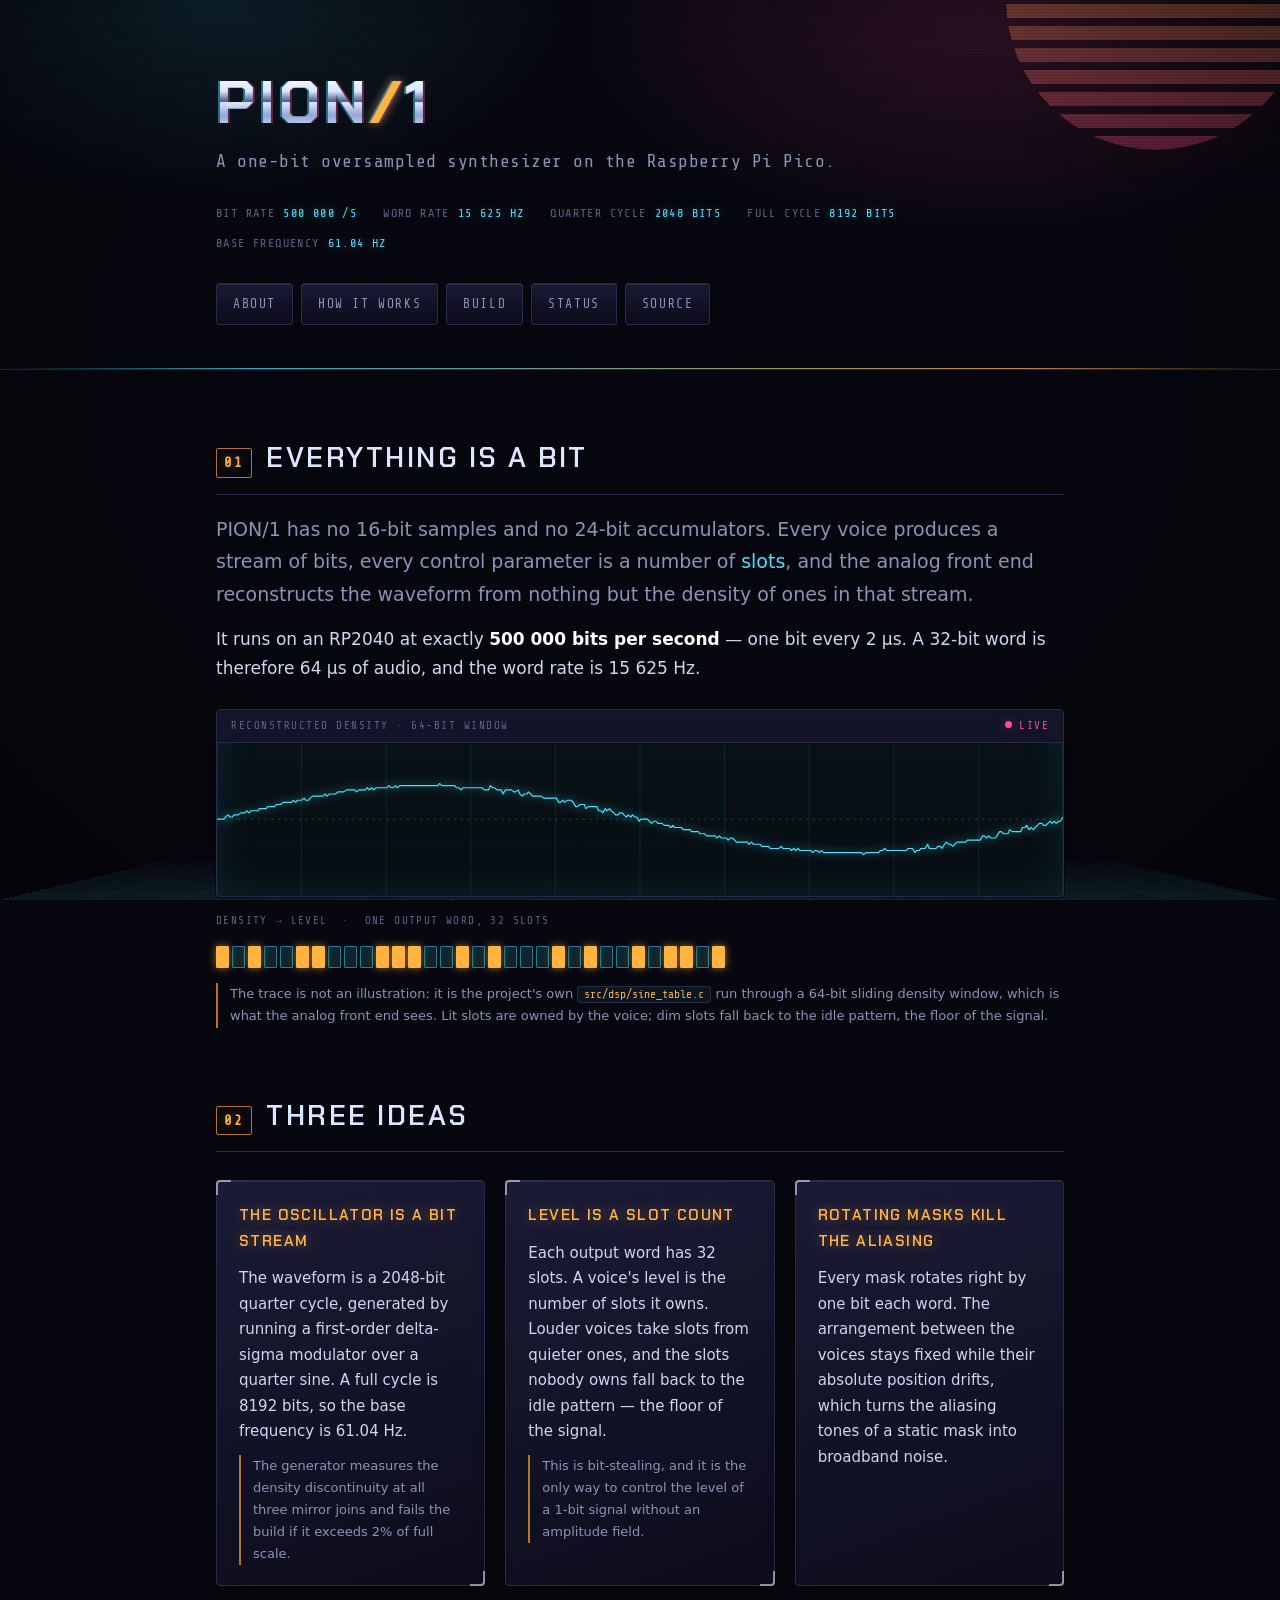
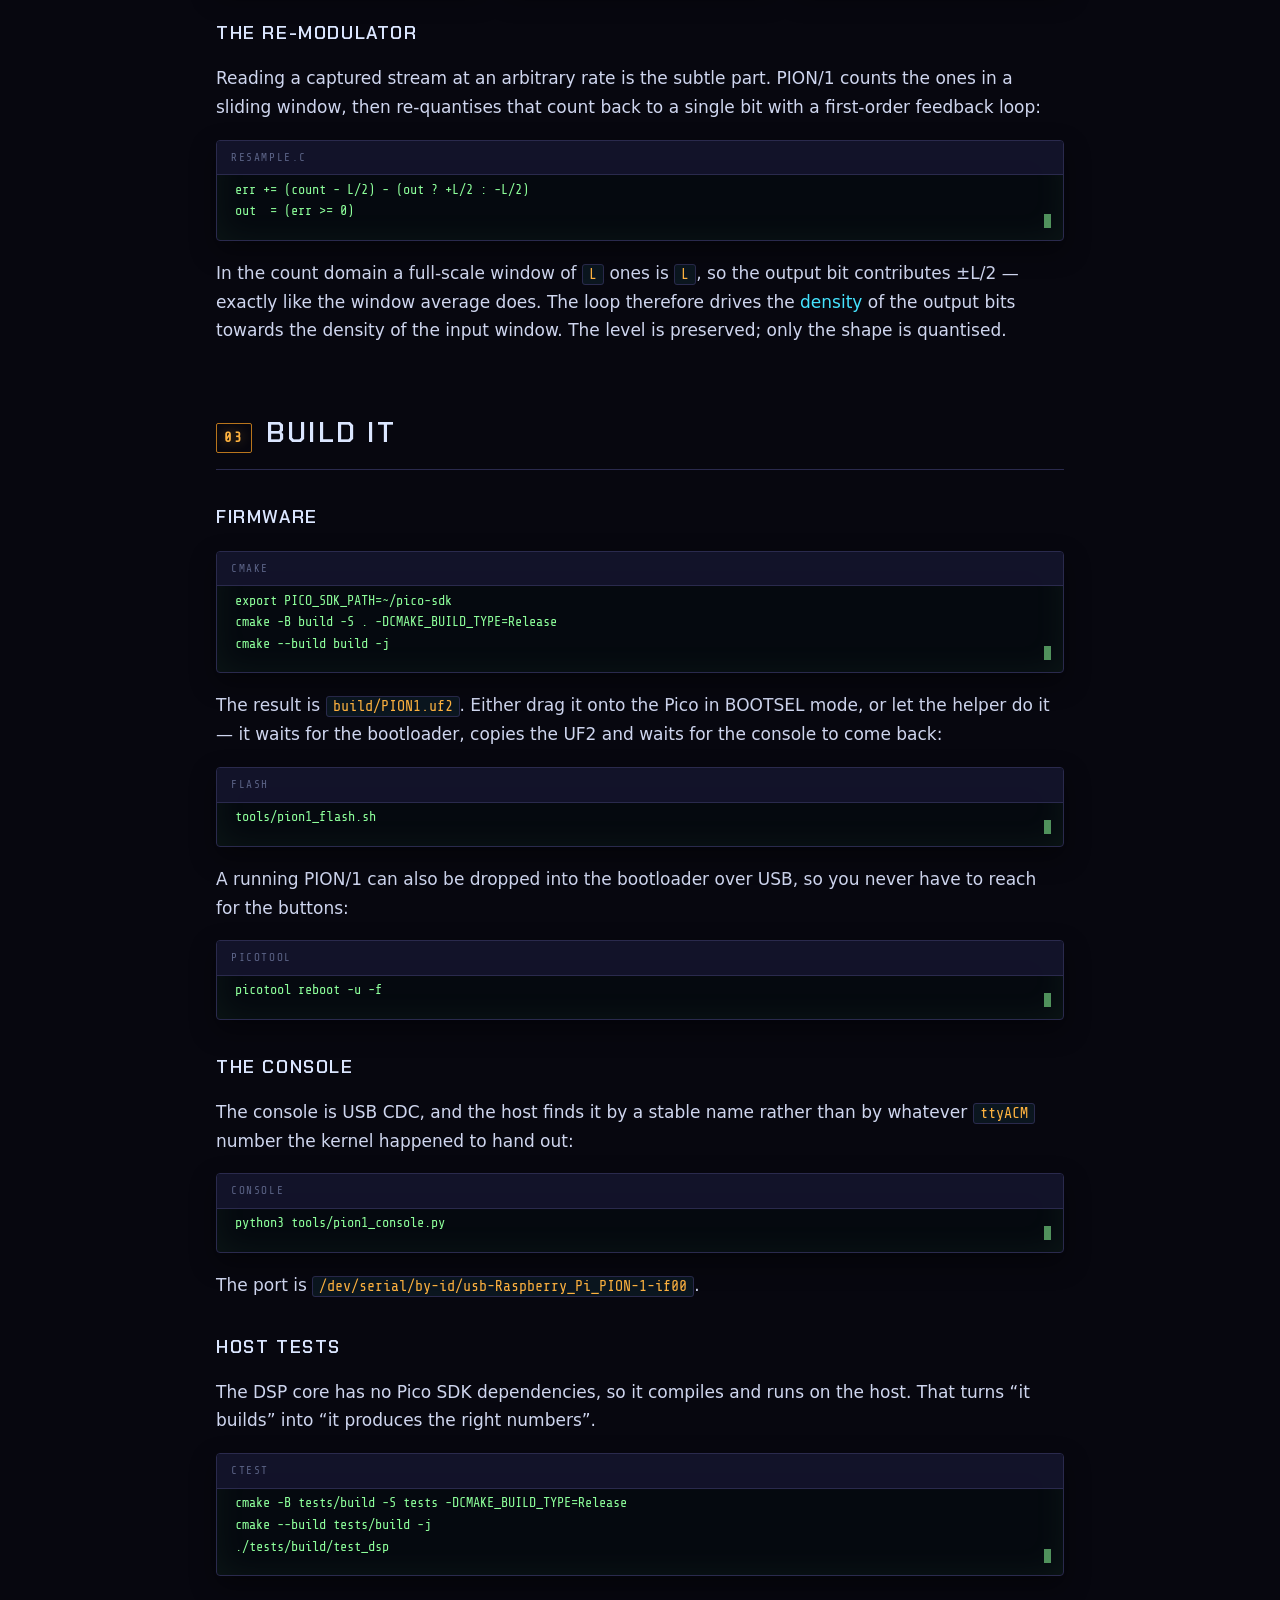
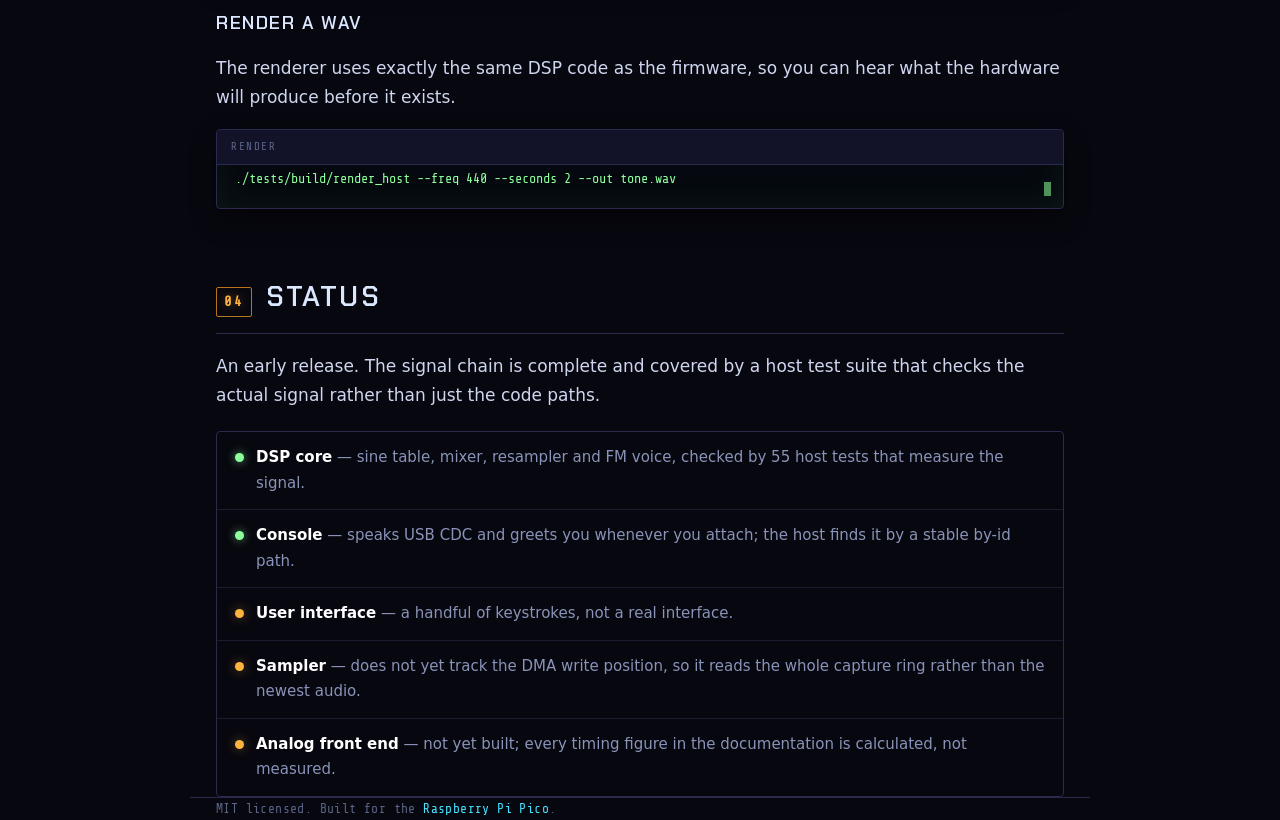
<file: docs/site/index.html>
<!DOCTYPE html>
<html lang="en">
<head>
<meta charset="utf-8">
<meta name="viewport" content="width=device-width, initial-scale=1">
<title>PION/1 — a one-bit oversampled synthesizer</title>
<meta name="description" content="PION/1 is a synthesizer that lives entirely in the 1-bit domain, running on the Raspberry Pi Pico at exactly 500 kHz.">
<link rel="icon" href="favicon.svg" type="image/svg+xml">
<link rel="preconnect" href="https://fonts.googleapis.com">
<link rel="preconnect" href="https://fonts.gstatic.com" crossorigin>
<link rel="stylesheet" href="https://fonts.googleapis.com/css2?family=Chakra+Petch:wght@600;700&family=Share+Tech+Mono&display=swap">
<link rel="stylesheet" href="assets/style.css">
</head>
<body>

<header>
  <div class="wrap">
    <h1 class="logo">PION<span class="slash">/</span>1</h1>
    <p class="tag">A one-bit oversampled synthesizer on the Raspberry Pi Pico.</p>

    <ul class="readouts">
      <li>Bit rate <b>500 000 /s</b></li>
      <li>Word rate <b>15 625 Hz</b></li>
      <li>Quarter cycle <b>2048 bits</b></li>
      <li>Full cycle <b>8192 bits</b></li>
      <li>Base frequency <b>61.04 Hz</b></li>
    </ul>

    <nav>
      <a href="#about">About</a>
      <a href="#how">How it works</a>
      <a href="#build">Build</a>
      <a href="#status">Status</a>
      <a href="https://github.com/bezko/PION-1">Source</a>
    </nav>
  </div>
</header>

<main class="wrap">

<section id="about">
  <h2><span class="idx">01</span> Everything is a bit</h2>
  <p class="lead">
    PION/1 has no 16-bit samples and no 24-bit accumulators. Every voice
    produces a stream of bits, every control parameter is a number of
    <em>slots</em>, and the analog front end reconstructs the waveform from
    nothing but the density of ones in that stream.
  </p>
  <p>
    It runs on an RP2040 at exactly <strong>500 000 bits per second</strong> —
    one bit every 2&nbsp;µs. A 32-bit word is therefore 64&nbsp;µs of audio,
    and the word rate is 15&nbsp;625&nbsp;Hz.
  </p>

  <div class="scope">
    <div class="scope-bar">
      <span>Reconstructed density &middot; 64-bit window</span>
      <span class="rec">Live</span>
    </div>
    <svg viewBox="0 0 1000 180" role="img"
         aria-label="The reconstructed waveform: the one-bit quarter-sine table run through a sliding 64-bit density window, showing exactly one full cycle.">
      <g class="grid">
        <line x1="0"    y1="0" x2="0"    y2="180"></line>
        <line x1="100"  y1="0" x2="100"  y2="180"></line>
        <line x1="200"  y1="0" x2="200"  y2="180"></line>
        <line x1="300"  y1="0" x2="300"  y2="180"></line>
        <line x1="400"  y1="0" x2="400"  y2="180"></line>
        <line x1="500"  y1="0" x2="500"  y2="180"></line>
        <line x1="600"  y1="0" x2="600"  y2="180"></line>
        <line x1="700"  y1="0" x2="700"  y2="180"></line>
        <line x1="800"  y1="0" x2="800"  y2="180"></line>
        <line x1="900"  y1="0" x2="900"  y2="180"></line>
        <line x1="1000" y1="0" x2="1000" y2="180"></line>
      </g>
      <line class="axis" x1="0" y1="90" x2="1000" y2="90"></line>
      <path class="trace" d="M0,90.0 L3,90.0 L5,90.0 L8,90.0 L10,87.5 L13,85.0 L15,87.5 L18,87.5 L20,85.0 L23,85.0 L25,85.0 L28,82.6 L30,82.6 L33,82.6 L35,80.1 L38,82.6 L40,80.1 L43,80.1 L45,80.1 L48,80.1 L50,77.6 L53,77.6 L55,77.6 L58,77.6 L60,75.2 L63,75.2 L65,75.2 L68,75.2 L70,72.7 L73,72.7 L75,72.7 L78,70.2 L80,70.2 L83,70.2 L85,70.2 L88,70.2 L90,67.7 L93,70.2 L95,67.7 L98,67.7 L100,67.7 L103,65.2 L105,67.7 L108,67.7 L110,65.2 L113,62.8 L115,62.8 L118,62.8 L120,62.8 L123,62.8 L125,62.8 L128,60.3 L130,62.8 L133,60.3 L135,60.3 L138,60.3 L140,60.3 L143,57.8 L145,57.8 L148,57.8 L150,57.8 L153,55.4 L155,55.4 L158,55.4 L160,55.4 L163,55.4 L165,57.8 L168,55.4 L170,55.4 L173,55.4 L175,55.4 L178,52.9 L180,55.4 L183,52.9 L185,55.4 L188,52.9 L190,52.9 L193,52.9 L195,52.9 L198,52.9 L201,52.9 L203,50.4 L206,52.9 L208,52.9 L211,50.4 L213,52.9 L216,50.4 L218,50.4 L221,50.4 L223,50.4 L226,50.4 L228,50.4 L231,50.4 L233,50.4 L236,50.4 L238,50.4 L241,50.4 L243,50.4 L246,50.4 L248,50.4 L251,50.4 L253,50.4 L256,50.4 L258,50.4 L261,50.4 L263,47.9 L266,50.4 L268,50.4 L271,50.4 L273,50.4 L276,50.4 L278,50.4 L281,50.4 L283,52.9 L286,52.9 L288,55.4 L291,52.9 L293,52.9 L296,52.9 L298,52.9 L301,52.9 L303,52.9 L306,52.9 L308,52.9 L311,52.9 L313,52.9 L316,55.4 L318,55.4 L321,55.4 L323,50.4 L326,52.9 L328,52.9 L331,55.4 L333,55.4 L336,55.4 L338,60.3 L341,55.4 L343,55.4 L346,55.4 L348,55.4 L351,57.8 L353,57.8 L356,55.4 L358,60.3 L361,62.8 L363,60.3 L366,60.3 L368,57.8 L371,60.3 L373,62.8 L376,62.8 L378,62.8 L381,62.8 L383,62.8 L386,65.2 L388,65.2 L391,65.2 L393,65.2 L396,65.2 L398,65.2 L401,65.2 L404,70.2 L406,70.2 L409,67.7 L411,70.2 L414,67.7 L416,67.7 L419,67.7 L421,70.2 L424,75.2 L426,75.2 L429,72.7 L431,72.7 L434,72.7 L436,77.6 L439,75.2 L441,75.2 L444,75.2 L446,75.2 L449,75.2 L451,80.1 L454,80.1 L456,82.6 L459,77.6 L461,80.1 L464,77.6 L466,80.1 L469,82.6 L471,85.0 L474,85.0 L476,82.6 L479,82.6 L481,85.0 L484,87.5 L486,85.0 L489,87.5 L491,85.0 L494,87.5 L496,87.5 L499,92.5 L501,90.0 L504,90.0 L506,90.0 L509,90.0 L511,92.5 L514,95.0 L516,92.5 L519,92.5 L521,95.0 L524,95.0 L526,95.0 L529,97.4 L531,97.4 L534,97.4 L536,99.9 L539,97.4 L541,99.9 L544,99.9 L546,99.9 L549,99.9 L551,102.4 L554,102.4 L556,102.4 L559,102.4 L561,104.8 L564,104.8 L566,104.8 L569,104.8 L571,107.3 L574,107.3 L576,107.3 L579,109.8 L581,109.8 L584,109.8 L586,109.8 L589,109.8 L591,112.3 L594,109.8 L596,112.3 L599,112.3 L602,112.3 L604,114.8 L607,112.3 L609,112.3 L612,114.8 L614,117.2 L617,117.2 L619,117.2 L622,117.2 L624,117.2 L627,117.2 L629,119.7 L632,117.2 L634,119.7 L637,119.7 L639,119.7 L642,119.7 L644,122.2 L647,122.2 L649,122.2 L652,122.2 L654,124.7 L657,124.7 L659,124.7 L662,124.7 L664,124.7 L667,122.2 L669,124.7 L672,124.7 L674,124.7 L677,124.7 L679,127.1 L682,124.7 L684,127.1 L687,124.7 L689,127.1 L692,127.1 L694,127.1 L697,127.1 L699,127.1 L702,127.1 L704,129.6 L707,127.1 L709,127.1 L712,129.6 L714,127.1 L717,129.6 L719,129.6 L722,129.6 L724,129.6 L727,129.6 L729,129.6 L732,129.6 L734,129.6 L737,129.6 L739,129.6 L742,129.6 L744,129.6 L747,129.6 L749,129.6 L752,129.6 L754,129.6 L757,129.6 L759,129.6 L762,129.6 L764,132.1 L767,129.6 L769,129.6 L772,129.6 L774,129.6 L777,129.6 L779,129.6 L782,129.6 L784,127.1 L787,127.1 L789,124.7 L792,127.1 L794,127.1 L797,127.1 L799,127.1 L802,127.1 L805,127.1 L807,127.1 L810,127.1 L812,127.1 L815,127.1 L817,124.7 L820,124.7 L822,124.7 L825,129.6 L827,127.1 L830,127.1 L832,124.7 L835,124.7 L837,124.7 L840,119.7 L842,124.7 L845,124.7 L847,124.7 L850,124.7 L852,122.2 L855,122.2 L857,124.7 L860,119.7 L862,117.2 L865,119.7 L867,119.7 L870,122.2 L872,119.7 L875,117.2 L877,117.2 L880,117.2 L882,117.2 L885,117.2 L887,114.8 L890,114.8 L892,114.8 L895,114.8 L897,114.8 L900,114.8 L902,114.8 L905,109.8 L907,109.8 L910,112.3 L912,109.8 L915,112.3 L917,112.3 L920,112.3 L922,109.8 L925,104.8 L927,104.8 L930,107.3 L932,107.3 L935,107.3 L937,102.4 L940,104.8 L942,104.8 L945,104.8 L947,104.8 L950,104.8 L952,99.9 L955,99.9 L957,97.4 L960,102.4 L962,99.9 L965,102.4 L967,99.9 L970,97.4 L972,95.0 L975,95.0 L977,97.4 L980,97.4 L982,95.0 L985,92.5 L987,95.0 L990,92.5 L992,95.0 L995,92.5 L997,92.5 L1000,87.5"></path>
    </svg>
  </div>

  <p class="slots-caption">Density &rarr; level &nbsp;&middot;&nbsp; one output word, 32 slots</p>
  <div class="slots"><i class="on"></i><i class="idle"></i><i class="on"></i><i class="idle"></i><i class="idle"></i><i class="on"></i><i class="on"></i><i class="idle"></i><i class="idle"></i><i class="idle"></i><i class="on"></i><i class="on"></i><i class="on"></i><i class="idle"></i><i class="idle"></i><i class="on"></i><i class="idle"></i><i class="on"></i><i class="idle"></i><i class="idle"></i><i class="idle"></i><i class="on"></i><i class="idle"></i><i class="on"></i><i class="idle"></i><i class="idle"></i><i class="on"></i><i class="idle"></i><i class="on"></i><i class="on"></i><i class="idle"></i><i class="on"></i></div>
  <p class="note">
    The trace is not an illustration: it is the project's own
    <code>src/dsp/sine_table.c</code> run through a 64-bit sliding density
    window, which is what the analog front end sees. Lit slots are owned by
    the voice; dim slots fall back to the idle pattern, the floor of the
    signal.
  </p>
</section>

<section id="how">
  <h2><span class="idx">02</span> Three ideas</h2>

  <div class="cards">
    <div class="card">
      <h3>The oscillator is a bit stream</h3>
      <p>
        The waveform is a 2048-bit quarter cycle, generated by running a
        first-order delta-sigma modulator over a quarter sine. A full cycle
        is 8192 bits, so the base frequency is 61.04&nbsp;Hz.
      </p>
      <p class="note">
        The generator measures the density discontinuity at all three
        mirror joins and fails the build if it exceeds 2% of full scale.
      </p>
    </div>

    <div class="card">
      <h3>Level is a slot count</h3>
      <p>
        Each output word has 32 slots. A voice's level is the number of
        slots it owns. Louder voices take slots from quieter ones, and the
        slots nobody owns fall back to the idle pattern — the floor of the
        signal.
      </p>
      <p class="note">
        This is bit-stealing, and it is the only way to control the level
        of a 1-bit signal without an amplitude field.
      </p>
    </div>

    <div class="card">
      <h3>Rotating masks kill the aliasing</h3>
      <p>
        Every mask rotates right by one bit each word. The arrangement
        between the voices stays fixed while their absolute position
        drifts, which turns the aliasing tones of a static mask into
        broadband noise.
      </p>
    </div>
  </div>

  <h3>The re-modulator</h3>
  <p>
    Reading a captured stream at an arbitrary rate is the subtle part.
    PION/1 counts the ones in a sliding window, then re-quantises that
    count back to a single bit with a first-order feedback loop:
  </p>
  <pre data-label="resample.c"><code>err += (count - L/2) - (out ? +L/2 : -L/2)
out  = (err &gt;= 0)</code></pre>
  <p>
    In the count domain a full-scale window of <code>L</code> ones is
    <code>L</code>, so the output bit contributes ±L/2 — exactly like the
    window average does. The loop therefore drives the <em>density</em> of
    the output bits towards the density of the input window. The level is
    preserved; only the shape is quantised.
  </p>
</section>

<section id="build">
  <h2><span class="idx">03</span> Build it</h2>

  <h3>Firmware</h3>
  <pre data-label="cmake"><code>export PICO_SDK_PATH=~/pico-sdk
cmake -B build -S . -DCMAKE_BUILD_TYPE=Release
cmake --build build -j</code></pre>
  <p>
    The result is <code>build/PION1.uf2</code>. Either drag it onto the Pico
    in BOOTSEL mode, or let the helper do it — it waits for the
    bootloader, copies the UF2 and waits for the console to come back:
  </p>
  <pre data-label="flash"><code>tools/pion1_flash.sh</code></pre>
  <p>
    A running PION/1 can also be dropped into the bootloader over USB, so
    you never have to reach for the buttons:
  </p>
  <pre data-label="picotool"><code>picotool reboot -u -f</code></pre>

  <h3>The console</h3>
  <p>
    The console is USB CDC, and the host finds it by a stable name rather
    than by whatever <code>ttyACM</code> number the kernel happened to
    hand out:
  </p>
  <pre data-label="console"><code>python3 tools/pion1_console.py</code></pre>
  <p>
    The port is <code>/dev/serial/by-id/usb-Raspberry_Pi_PION-1-if00</code>.
  </p>

  <h3>Host tests</h3>
  <p>
    The DSP core has no Pico SDK dependencies, so it compiles and runs on
    the host. That turns &ldquo;it builds&rdquo; into &ldquo;it produces
    the right numbers&rdquo;.
  </p>
  <pre data-label="ctest"><code>cmake -B tests/build -S tests -DCMAKE_BUILD_TYPE=Release
cmake --build tests/build -j
./tests/build/test_dsp</code></pre>

  <h3>Render a WAV</h3>
  <p>
    The renderer uses exactly the same DSP code as the firmware, so you can
    hear what the hardware will produce before it exists.
  </p>
  <pre data-label="render"><code>./tests/build/render_host --freq 440 --seconds 2 --out tone.wav</code></pre>
</section>

<section id="status">
  <h2><span class="idx">04</span> Status</h2>
  <p>
    An early release. The signal chain is complete and covered by a host
    test suite that checks the actual signal rather than just the code
    paths.
  </p>

  <ul class="readout">
    <li class="ok">
      <span><b>DSP core</b> — sine table, mixer, resampler and FM voice,
      checked by 55 host tests that measure the signal.</span>
    </li>
    <li class="ok">
      <span><b>Console</b> — speaks USB CDC and greets you whenever you
      attach; the host finds it by a stable by-id path.</span>
    </li>
    <li>
      <span><b>User interface</b> — a handful of keystrokes, not a real
      interface.</span>
    </li>
    <li>
      <span><b>Sampler</b> — does not yet track the DMA write position, so
      it reads the whole capture ring rather than the newest audio.</span>
    </li>
    <li>
      <span><b>Analog front end</b> — not yet built; every timing figure in
      the documentation is calculated, not measured.</span>
    </li>
  </ul>
</section>

</main>

<footer class="wrap">
  <p>MIT licensed. Built for the <a href="https://www.raspberrypi.com/products/raspberry-pi-pico/">Raspberry Pi Pico</a>.</p>
</footer>

</body>
</html>
</file>
<file: docs/site/assets/style.css>
/* ==========================================================================
   PION/1 -- retrofuturist stylesheet
   --------------------------------------------------------------------------
   The visual language borrows from the era PION/1 imagines itself in:
   space-age optimism, brass-and-chrome instrument panels, phosphor
   terminals and a grid running to a horizon.  But every decorative
   element is drawn from the project itself -- the scope trace is the
   actual reconstructed waveform, the slot strips are real 32-bit mixer
   words, and the readouts are the real numbers the firmware uses.
   ========================================================================== */

/* ------------------------------------------------------------- tokens --- */

:root {
    /* Deep space. */
    --void: #07070f;
    --deep: #0d0d1c;
    --panel: #14142b;
    --panel-hi: #1d1d3a;
    --rule: #2a2a4d;

    /* Chrome, for the wordmark and the headline metal. */
    --chrome-0: #ffffff;
    --chrome-1: #dbe6ff;
    --chrome-2: #93a7d4;
    --chrome-3: #4c5c8c;

    /* Phosphor accents. */
    --amber: #ffb340;
    --amber-dim: #b8751d;
    --cyan: #45e3ff;
    --cyan-dim: #1a7f95;
    --magenta: #ff4d8d;
    --lime: #8dff9b;

    --text: #cfd6ef;
    --muted: #8a93b8;
    --faint: #5b6386;

    --font-display: "Chakra Petch", "Eurostile", "Bank Gothic",
                    system-ui, sans-serif;
    --font-mono: "Share Tech Mono", ui-monospace, SFMono-Regular, Menlo,
                 Consolas, "Liberation Mono", monospace;
    --font-body: system-ui, -apple-system, "Segoe UI", Helvetica, Arial,
                 sans-serif;

    --glow-cyan: 0 0 12px rgba(69, 227, 255, 0.45);
    --glow-amber: 0 0 12px rgba(255, 179, 64, 0.45);
    --glow-magenta: 0 0 12px rgba(255, 77, 141, 0.4);
}

* {
    box-sizing: border-box;
}

html {
    scroll-behavior: smooth;
}

body {
    margin: 0;
    background: var(--void);
    color: var(--text);
    font-family: var(--font-body);
    font-size: 17px;
    line-height: 1.7;
    overflow-x: hidden;
}

/* ------------------------------------------------- background: the grid --- */
/* A perspective grid running to a horizon, drawn with repeating
   gradients and squashed with a 3D transform.  It sits behind everything
   and never intercepts the pointer. */

body::before {
    content: "";
    position: fixed;
    inset: 0;
    z-index: 0;
    pointer-events: none;
    background:
        linear-gradient(to bottom,
                        transparent 0%,
                        transparent 58%,
                        rgba(69, 227, 255, 0.06) 78%,
                        rgba(69, 227, 255, 0.16) 100%),
        repeating-linear-gradient(to right,
                        rgba(69, 227, 255, 0.22) 0 1px,
                        transparent 1px 90px),
        repeating-linear-gradient(to bottom,
                        rgba(69, 227, 255, 0.18) 0 1px,
                        transparent 1px 90px);
    background-position: center bottom, center bottom, center bottom;
    background-size: 100% 42vh, 100% 42vh, 100% 42vh;
    background-repeat: no-repeat;
    transform: perspective(340px) rotateX(66deg);
    transform-origin: center bottom;
    mask-image: linear-gradient(to bottom, transparent 0%, #000 40%);
    -webkit-mask-image: linear-gradient(to bottom, transparent 0%, #000 40%);
}

/* Scanlines and a soft vignette -- the CRT that the whole thing is
   displayed on. */

body::after {
    content: "";
    position: fixed;
    inset: 0;
    z-index: 1;
    pointer-events: none;
    background:
        repeating-linear-gradient(to bottom,
                        rgba(0, 0, 0, 0.22) 0 1px,
                        transparent 1px 3px),
        radial-gradient(ellipse at 50% 42%,
                        transparent 52%,
                        rgba(0, 0, 0, 0.55) 100%);
    opacity: 0.75;
}

.wrap {
    max-width: 900px;
    margin: 0 auto;
    padding: 0 26px;
    position: relative;
    z-index: 2;
}

main,
footer {
    position: relative;
    z-index: 2;
}

/* -------------------------------------------------------------- header --- */

header {
    position: relative;
    padding: 72px 0 44px;
    margin-bottom: 54px;
    border-bottom: 1px solid var(--rule);
    background:
        radial-gradient(ellipse 620px 300px at 78% 8%,
                        rgba(255, 77, 141, 0.16), transparent 70%),
        radial-gradient(ellipse 520px 280px at 16% 0%,
                        rgba(69, 227, 255, 0.13), transparent 72%);
    overflow: hidden;
}

/* The space-age sun: a disc banded by horizontal slits, setting behind
   the horizon grid. */

header::before {
    content: "";
    position: absolute;
    top: -150px;
    right: -2%;
    width: 300px;
    height: 300px;
    border-radius: 50%;
    background:
        linear-gradient(to bottom,
                        #ffd76a 0%,
                        #ff9d4d 45%,
                        #ff4d8d 100%);
    -webkit-mask-image:
        repeating-linear-gradient(to bottom,
                        #000 0 14px,
                        transparent 14px 22px);
    mask-image:
        repeating-linear-gradient(to bottom,
                        #000 0 14px,
                        transparent 14px 22px);
    opacity: 0.34;
    pointer-events: none;
}

/* The horizon line itself, drawn bright across the header. */

header::after {
    content: "";
    position: absolute;
    left: 0;
    right: 0;
    bottom: 0;
    height: 1px;
    background: linear-gradient(to right,
                        transparent,
                        rgba(69, 227, 255, 0.75) 20%,
                        rgba(255, 179, 64, 0.75) 80%,
                        transparent);
    pointer-events: none;
}

/* The wordmark, in chrome. */

.logo {
    font-family: var(--font-display);
    font-size: 60px;
    font-weight: 700;
    margin: 0;
    letter-spacing: 4px;
    line-height: 1;
    background: linear-gradient(to bottom,
                        var(--chrome-0) 0%,
                        var(--chrome-1) 32%,
                        var(--chrome-3) 49%,
                        var(--chrome-1) 51%,
                        var(--chrome-2) 72%,
                        var(--chrome-1) 100%);
    -webkit-background-clip: text;
    background-clip: text;
    color: transparent;
    /* A little chromatic aberration, as if the tube were slightly
       mis-converged. */
    filter: drop-shadow(-2px 0 0 rgba(69, 227, 255, 0.45))
            drop-shadow(2px 0 0 rgba(255, 77, 141, 0.35));
}

.slash {
    color: var(--amber);
    -webkit-text-fill-color: var(--amber);
    text-shadow: var(--glow-amber);
}

.tag {
    font-family: var(--font-mono);
    font-size: 18px;
    color: var(--muted);
    margin: 14px 0 0;
    letter-spacing: 0.5px;
}

/* An instrument-panel readout strip under the wordmark. */

.readouts {
    display: flex;
    flex-wrap: wrap;
    gap: 10px 26px;
    margin: 26px 0 0;
    padding: 0;
    list-style: none;
}

.readouts li {
    font-family: var(--font-mono);
    font-size: 12px;
    letter-spacing: 1.4px;
    text-transform: uppercase;
    color: var(--faint);
    display: flex;
    align-items: baseline;
    gap: 8px;
}

.readouts b {
    color: var(--cyan);
    font-weight: 400;
    text-shadow: var(--glow-cyan);
}

/* The nav reads as a row of illuminated tabs. */

nav {
    display: flex;
    gap: 8px;
    flex-wrap: wrap;
    margin-top: 30px;
}

nav a {
    font-family: var(--font-mono);
    font-size: 13px;
    letter-spacing: 1.6px;
    text-transform: uppercase;
    color: var(--muted);
    text-decoration: none;
    padding: 9px 16px;
    border: 1px solid var(--rule);
    border-radius: 3px;
    background: linear-gradient(to bottom,
                        rgba(29, 29, 58, 0.85),
                        rgba(13, 13, 28, 0.85));
    box-shadow: inset 0 1px 0 rgba(147, 167, 212, 0.14);
    transition: color 0.18s, border-color 0.18s, box-shadow 0.18s;
}

nav a:hover,
nav a:focus-visible {
    color: var(--cyan);
    border-color: var(--cyan-dim);
    box-shadow: inset 0 1px 0 rgba(147, 167, 212, 0.14),
                0 0 14px rgba(69, 227, 255, 0.28);
}

/* ------------------------------------------------------------- headings --- */

h2 {
    font-family: var(--font-display);
    font-size: 28px;
    font-weight: 600;
    letter-spacing: 2.5px;
    text-transform: uppercase;
    margin: 64px 0 18px;
    padding-bottom: 12px;
    border-bottom: 1px solid var(--rule);
    color: var(--chrome-1);
    display: flex;
    align-items: baseline;
    gap: 14px;
}

/* The section index, in phosphor amber. */

h2 .idx {
    font-family: var(--font-mono);
    font-size: 14px;
    letter-spacing: 2px;
    color: var(--amber);
    text-shadow: var(--glow-amber);
    border: 1px solid var(--amber-dim);
    border-radius: 2px;
    padding: 2px 7px;
    flex: none;
}

h3 {
    font-family: var(--font-display);
    font-size: 18px;
    font-weight: 600;
    letter-spacing: 1.6px;
    text-transform: uppercase;
    margin: 32px 0 12px;
    color: var(--chrome-1);
}

p {
    margin: 15px 0;
}

.lead {
    font-size: 19px;
    color: var(--muted);
    max-width: 68ch;
}

strong {
    color: var(--chrome-0);
    font-weight: 600;
}

em {
    color: var(--cyan);
    font-style: normal;
}

a {
    color: var(--cyan);
}

code {
    font-family: var(--font-mono);
    font-size: 0.88em;
    color: var(--amber);
    background: rgba(69, 227, 255, 0.07);
    border: 1px solid var(--rule);
    border-radius: 3px;
    padding: 1px 6px;
}

/* ----------------------------------------------------- scope display --- */
/* The trace is the real reconstructed waveform: the quarter-sine table
   run through a 64-bit sliding density window, exactly as the analog
   front end sees it. */

.scope {
    margin: 26px 0 8px;
    border: 1px solid var(--rule);
    border-radius: 4px;
    background:
        linear-gradient(to bottom,
                        rgba(10, 22, 26, 0.9),
                        rgba(7, 14, 18, 0.9));
    box-shadow: inset 0 0 40px rgba(69, 227, 255, 0.10),
                0 0 0 1px rgba(0, 0, 0, 0.5);
    overflow: hidden;
}

.scope-bar {
    display: flex;
    justify-content: space-between;
    gap: 12px;
    padding: 7px 14px;
    border-bottom: 1px solid var(--rule);
    background: rgba(20, 20, 43, 0.9);
    font-family: var(--font-mono);
    font-size: 11px;
    letter-spacing: 1.5px;
    text-transform: uppercase;
    color: var(--faint);
}

.scope-bar .rec {
    color: var(--magenta);
}

.scope-bar .rec::before {
    content: "";
    display: inline-block;
    width: 7px;
    height: 7px;
    border-radius: 50%;
    background: var(--magenta);
    box-shadow: var(--glow-magenta);
    margin-right: 7px;
    vertical-align: 1px;
    animation: pulse 2.4s ease-in-out infinite;
}

.scope svg {
    display: block;
    width: 100%;
    height: auto;
}

.scope .trace {
    fill: none;
    stroke: var(--cyan);
    stroke-width: 1.4;
    stroke-linejoin: round;
    filter: drop-shadow(0 0 5px rgba(69, 227, 255, 0.75));
}

.scope .grid line {
    stroke: rgba(69, 227, 255, 0.13);
    stroke-width: 1;
}

.scope .axis {
    stroke: rgba(69, 227, 255, 0.3);
    stroke-width: 1;
    stroke-dasharray: 3 5;
}

@keyframes pulse {
    0%, 100% { opacity: 1; }
    50% { opacity: 0.25; }
}

/* ------------------------------------------------------- slot strips --- */
/* A 32-bit mixer word, one cell per slot.  Lit cells are the ones the
   voice owns; the dim ones fall back to the idle pattern. */

.slots {
    display: flex;
    gap: 3px;
    margin: 16px 0 6px;
    flex-wrap: wrap;
}

.slots i {
    display: block;
    width: 13px;
    height: 22px;
    border-radius: 1px;
    border: 1px solid var(--rule);
    background: transparent;
}

/* On a narrow screen 32 cells will not fit on one line, and a wrapped
   strip would be read as two words.  Shrink the cells instead so the
   word stays a word. */

@media (max-width: 640px) {
    .slots {
        gap: 2px;
    }

    .slots i {
        width: 8px;
        height: 18px;
    }
}

.slots i.on {
    background: var(--amber);
    border-color: var(--amber);
    box-shadow: 0 0 8px rgba(255, 179, 64, 0.6);
}

.slots i.idle {
    background: rgba(69, 227, 255, 0.13);
    border-color: var(--cyan-dim);
}

.slots-caption {
    font-family: var(--font-mono);
    font-size: 11px;
    letter-spacing: 1.4px;
    text-transform: uppercase;
    color: var(--faint);
}

/* --------------------------------------------------------------- cards --- */

.cards {
    display: grid;
    grid-template-columns: repeat(auto-fit, minmax(250px, 1fr));
    gap: 20px;
    margin: 28px 0 10px;
}

.card {
    position: relative;
    background: linear-gradient(160deg,
                        rgba(29, 29, 58, 0.92),
                        rgba(13, 13, 28, 0.92));
    border: 1px solid var(--rule);
    border-radius: 4px;
    padding: 22px 22px 20px;
    box-shadow: inset 0 1px 0 rgba(147, 167, 212, 0.13),
                0 10px 26px rgba(0, 0, 0, 0.42);
}

/* Corner brackets, as on a framed instrument panel. */

.card::before,
.card::after {
    content: "";
    position: absolute;
    width: 13px;
    height: 13px;
    border-color: var(--cyan);
    opacity: 0.65;
    pointer-events: none;
}

.card::before {
    top: -1px;
    left: -1px;
    border-top: 2px solid;
    border-left: 2px solid;
    border-top-left-radius: 4px;
}

.card::after {
    bottom: -1px;
    right: -1px;
    border-bottom: 2px solid;
    border-right: 2px solid;
    border-bottom-right-radius: 4px;
}

.card h3 {
    margin: 0 0 12px;
    font-size: 15px;
    letter-spacing: 1.4px;
    color: var(--amber);
    text-shadow: var(--glow-amber);
}

.card p {
    font-size: 15px;
    margin: 10px 0 0;
}

.note {
    color: var(--muted);
    font-size: 13px !important;
    border-left: 2px solid var(--amber-dim);
    padding-left: 12px;
}

/* ------------------------------------------------------------ terminal --- */
/* Code blocks are terminals: a labelled bar over a phosphor screen. */

pre {
    position: relative;
    margin: 18px 0;
    background: rgba(6, 10, 16, 0.92);
    border: 1px solid var(--rule);
    border-radius: 4px;
    padding: 38px 18px 18px;
    overflow-x: auto;
    font-family: var(--font-mono);
    font-size: 13.5px;
    line-height: 1.6;
    color: var(--lime);
    box-shadow: inset 0 0 34px rgba(141, 255, 155, 0.06),
                0 10px 26px rgba(0, 0, 0, 0.42);
}

pre::before {
    content: attr(data-label);
    position: absolute;
    top: 0;
    left: 0;
    right: 0;
    padding: 8px 14px;
    border-bottom: 1px solid var(--rule);
    background: rgba(20, 20, 43, 0.95);
    font-family: var(--font-mono);
    font-size: 11px;
    letter-spacing: 1.6px;
    text-transform: uppercase;
    color: var(--faint);
}

/* A blinking prompt caret, set in the gutter so it never sits on top of
   the code. */

pre::after {
    content: "";
    position: absolute;
    bottom: 12px;
    right: 12px;
    width: 7px;
    height: 14px;
    background: var(--lime);
    opacity: 0.55;
    animation: blink 1.15s steps(1) infinite;
}

@keyframes blink {
    0%, 49% { opacity: 0.65; }
    50%, 100% { opacity: 0; }
}

pre code {
    background: none;
    border: none;
    padding: 0;
    font-size: inherit;
    color: inherit;
}

/* -------------------------------------------------------------- status --- */
/* The status section reads as a checklist on a control panel. */

.readout {
    list-style: none;
    margin: 22px 0 0;
    padding: 0;
    border: 1px solid var(--rule);
    border-radius: 4px;
    overflow: hidden;
}

.readout li {
    display: flex;
    align-items: flex-start;
    gap: 12px;
    padding: 13px 18px;
    border-bottom: 1px solid rgba(42, 42, 77, 0.6);
    font-size: 15px;
}

.readout li:last-child {
    border-bottom: none;
}

/* The indicator lamp. */

.readout li::before {
    content: "";
    flex: none;
    width: 9px;
    height: 9px;
    margin-top: 8px;
    border-radius: 50%;
    background: var(--amber);
    box-shadow: var(--glow-amber);
}

.readout li.ok::before {
    background: var(--lime);
    box-shadow: 0 0 10px rgba(141, 255, 155, 0.6);
}

.readout li span {
    color: var(--muted);
}

.readout li b {
    color: var(--chrome-0);
    font-weight: 600;
}

/* -------------------------------------------------------------- footer --- */

footer {
    border-top: 1px solid var(--rule);
    margin-top: 72px;
    padding: 30px 0 56px;
    color: var(--faint);
    font-family: var(--font-mono);
    font-size: 13px;
    letter-spacing: 0.4px;
}

footer p {
    margin: 0;
}

footer a {
    color: var(--cyan);
    text-decoration: none;
}

footer a:hover {
    text-decoration: underline;
}

/* -------------------------------------------------------- responsive --- */

@media (max-width: 640px) {
    body {
        font-size: 16px;
    }

    .logo {
        font-size: 42px;
        letter-spacing: 2px;
    }

    .tag {
        font-size: 16px;
    }

    h2 {
        font-size: 22px;
        letter-spacing: 1.6px;
        flex-direction: column;
        gap: 10px;
    }

    header {
        padding-top: 48px;
    }

    header::before {
        top: -140px;
        right: -80px;
        width: 260px;
        height: 260px;
        opacity: 0.36;
    }

    pre {
        font-size: 12.5px;
        padding: 32px 14px 14px;
    }
}

/* Some people do not want a moving scanline.  Honour that. */

@media (prefers-reduced-motion: reduce) {
    html {
        scroll-behavior: auto;
    }

    body::after {
        opacity: 0.5;
    }

    .scope-bar .rec::before,
    pre::after {
        animation: none;
    }
}
</file>
